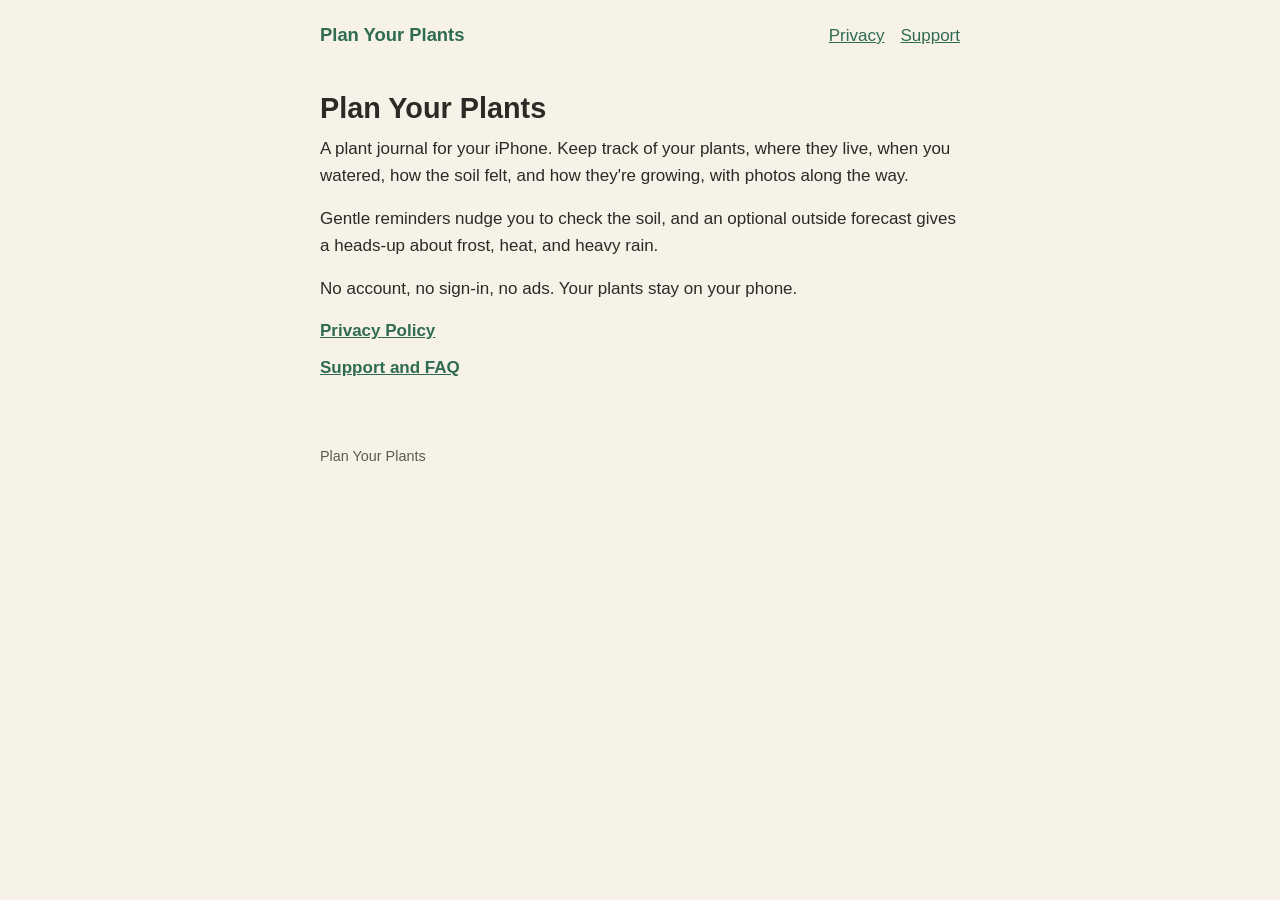
<file: index.html>
<!doctype html>
<html lang="en">
<head>
  <meta charset="utf-8">
  <meta name="viewport" content="width=device-width, initial-scale=1">
  <title>Plan Your Plants</title>
  <meta name="description" content="Plan Your Plants is a plant journal for iPhone that keeps your plants, care logs, and photos on your phone.">
  <link rel="stylesheet" href="style.css">
</head>
<body>
  <header class="site">
    <a class="brand" href="index.html">Plan Your Plants</a>
    <nav><a href="privacy.html">Privacy</a><a href="support.html">Support</a></nav>
  </header>
  <main>
    <h1>Plan Your Plants</h1>
    <p>A plant journal for your iPhone. Keep track of your plants, where they live, when you watered, how the soil felt, and how they're growing, with photos along the way.</p>
    <p>Gentle reminders nudge you to check the soil, and an optional outside forecast gives a heads-up about frost, heat, and heavy rain.</p>
    <p>No account, no sign-in, no ads. Your plants stay on your phone.</p>
    <ul class="links">
      <li><a href="privacy.html">Privacy Policy</a></li>
      <li><a href="support.html">Support and FAQ</a></li>
    </ul>
  </main>
  <footer>Plan Your Plants</footer>
</body>
</html>
</file>
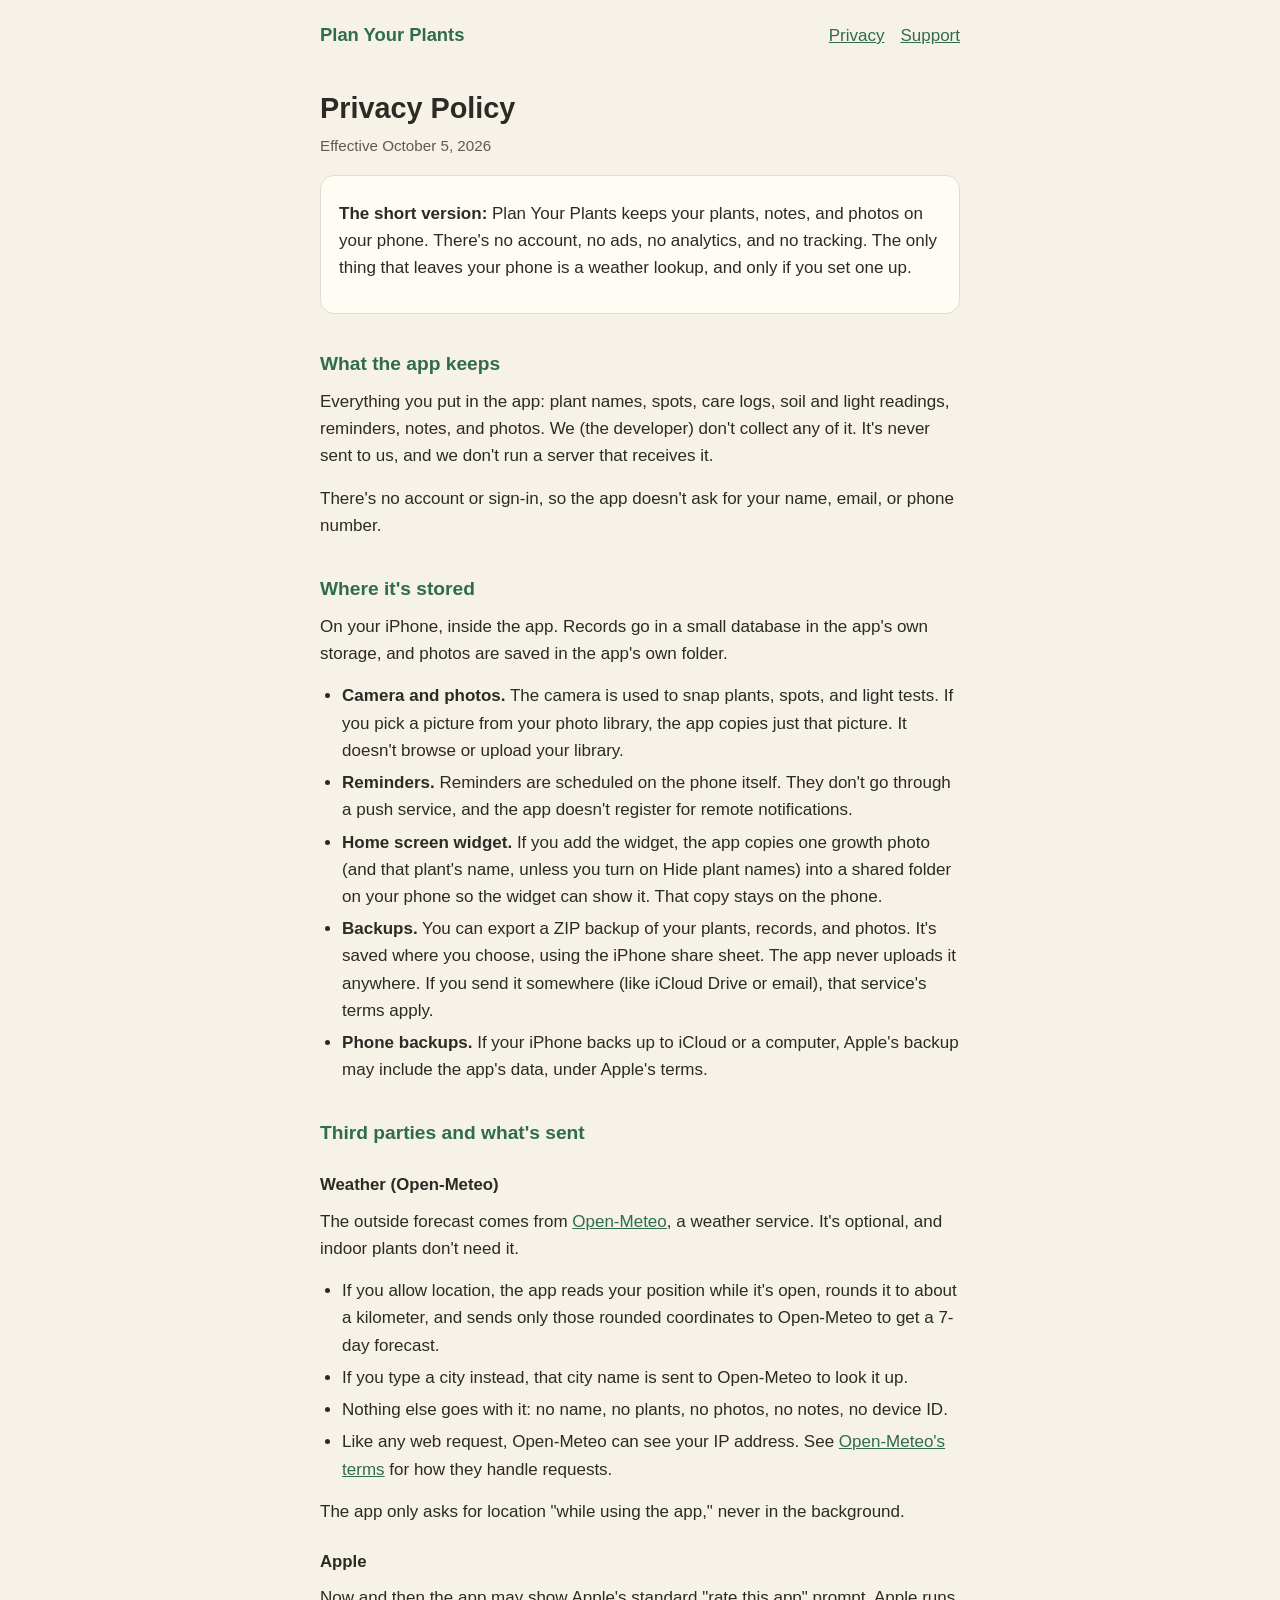
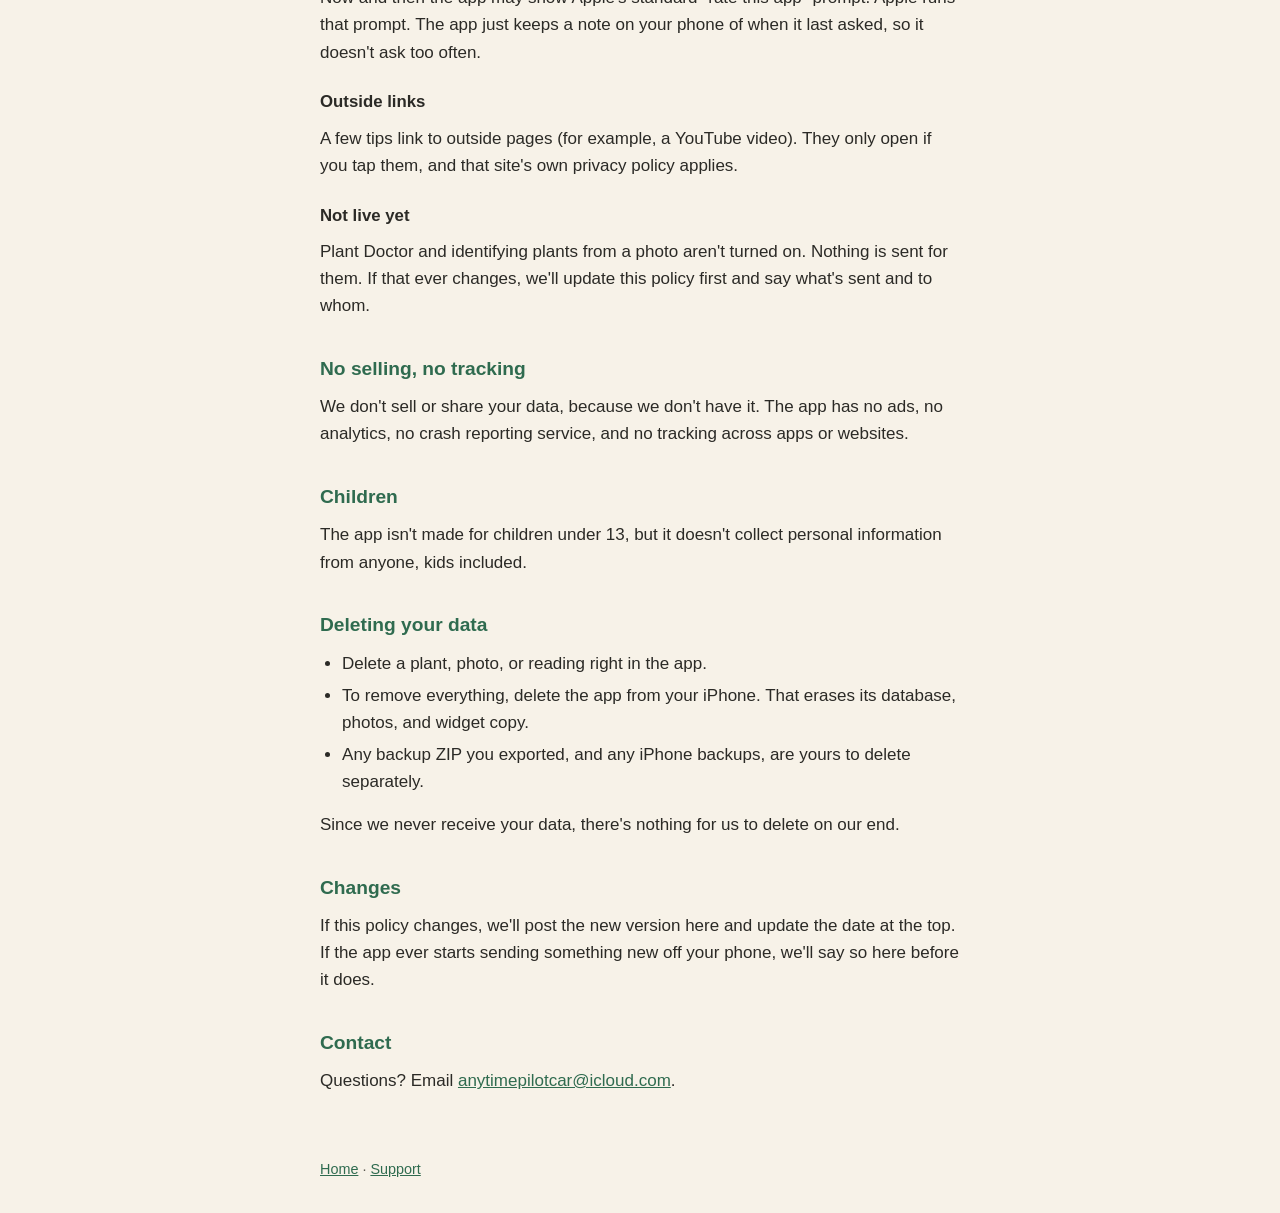
<file: privacy.html>
<!doctype html>
<html lang="en">
<head>
  <meta charset="utf-8">
  <meta name="viewport" content="width=device-width, initial-scale=1">
  <title>Privacy Policy - Plan Your Plants</title>
  <link rel="stylesheet" href="style.css">
</head>
<body>
  <header class="site">
    <a class="brand" href="index.html">Plan Your Plants</a>
    <nav><a href="privacy.html">Privacy</a><a href="support.html">Support</a></nav>
  </header>
  <main>
    <h1>Privacy Policy</h1>
    <p class="muted">Effective October 5, 2026</p>

    <div class="card">
      <p><strong>The short version:</strong> Plan Your Plants keeps your plants, notes, and photos on your phone. There's no account, no ads, no analytics, and no tracking. The only thing that leaves your phone is a weather lookup, and only if you set one up.</p>
    </div>

    <h2>What the app keeps</h2>
    <p>Everything you put in the app: plant names, spots, care logs, soil and light readings, reminders, notes, and photos. We (the developer) don't collect any of it. It's never sent to us, and we don't run a server that receives it.</p>
    <p>There's no account or sign-in, so the app doesn't ask for your name, email, or phone number.</p>

    <h2>Where it's stored</h2>
    <p>On your iPhone, inside the app. Records go in a small database in the app's own storage, and photos are saved in the app's own folder.</p>
    <ul>
      <li><strong>Camera and photos.</strong> The camera is used to snap plants, spots, and light tests. If you pick a picture from your photo library, the app copies just that picture. It doesn't browse or upload your library.</li>
      <li><strong>Reminders.</strong> Reminders are scheduled on the phone itself. They don't go through a push service, and the app doesn't register for remote notifications.</li>
      <li><strong>Home screen widget.</strong> If you add the widget, the app copies one growth photo (and that plant's name, unless you turn on Hide plant names) into a shared folder on your phone so the widget can show it. That copy stays on the phone.</li>
      <li><strong>Backups.</strong> You can export a ZIP backup of your plants, records, and photos. It's saved where you choose, using the iPhone share sheet. The app never uploads it anywhere. If you send it somewhere (like iCloud Drive or email), that service's terms apply.</li>
      <li><strong>Phone backups.</strong> If your iPhone backs up to iCloud or a computer, Apple's backup may include the app's data, under Apple's terms.</li>
    </ul>

    <h2>Third parties and what's sent</h2>
    <h3>Weather (Open-Meteo)</h3>
    <p>The outside forecast comes from <a href="https://open-meteo.com/">Open-Meteo</a>, a weather service. It's optional, and indoor plants don't need it.</p>
    <ul>
      <li>If you allow location, the app reads your position while it's open, rounds it to about a kilometer, and sends only those rounded coordinates to Open-Meteo to get a 7-day forecast.</li>
      <li>If you type a city instead, that city name is sent to Open-Meteo to look it up.</li>
      <li>Nothing else goes with it: no name, no plants, no photos, no notes, no device ID.</li>
      <li>Like any web request, Open-Meteo can see your IP address. See <a href="https://open-meteo.com/en/terms">Open-Meteo's terms</a> for how they handle requests.</li>
    </ul>
    <p>The app only asks for location "while using the app," never in the background.</p>

    <h3>Apple</h3>
    <p>Now and then the app may show Apple's standard "rate this app" prompt. Apple runs that prompt. The app just keeps a note on your phone of when it last asked, so it doesn't ask too often.</p>

    <h3>Outside links</h3>
    <p>A few tips link to outside pages (for example, a YouTube video). They only open if you tap them, and that site's own privacy policy applies.</p>

    <h3>Not live yet</h3>
    <p>Plant Doctor and identifying plants from a photo aren't turned on. Nothing is sent for them. If that ever changes, we'll update this policy first and say what's sent and to whom.</p>

    <h2>No selling, no tracking</h2>
    <p>We don't sell or share your data, because we don't have it. The app has no ads, no analytics, no crash reporting service, and no tracking across apps or websites.</p>

    <h2>Children</h2>
    <p>The app isn't made for children under 13, but it doesn't collect personal information from anyone, kids included.</p>

    <h2>Deleting your data</h2>
    <ul>
      <li>Delete a plant, photo, or reading right in the app.</li>
      <li>To remove everything, delete the app from your iPhone. That erases its database, photos, and widget copy.</li>
      <li>Any backup ZIP you exported, and any iPhone backups, are yours to delete separately.</li>
    </ul>
    <p>Since we never receive your data, there's nothing for us to delete on our end.</p>

    <h2>Changes</h2>
    <p>If this policy changes, we'll post the new version here and update the date at the top. If the app ever starts sending something new off your phone, we'll say so here before it does.</p>

    <h2>Contact</h2>
    <p>Questions? Email <a href="mailto:anytimepilotcar@icloud.com">anytimepilotcar@icloud.com</a>.</p>
  </main>
  <footer><a href="index.html">Home</a> &middot; <a href="support.html">Support</a></footer>
</body>
</html>
</file>
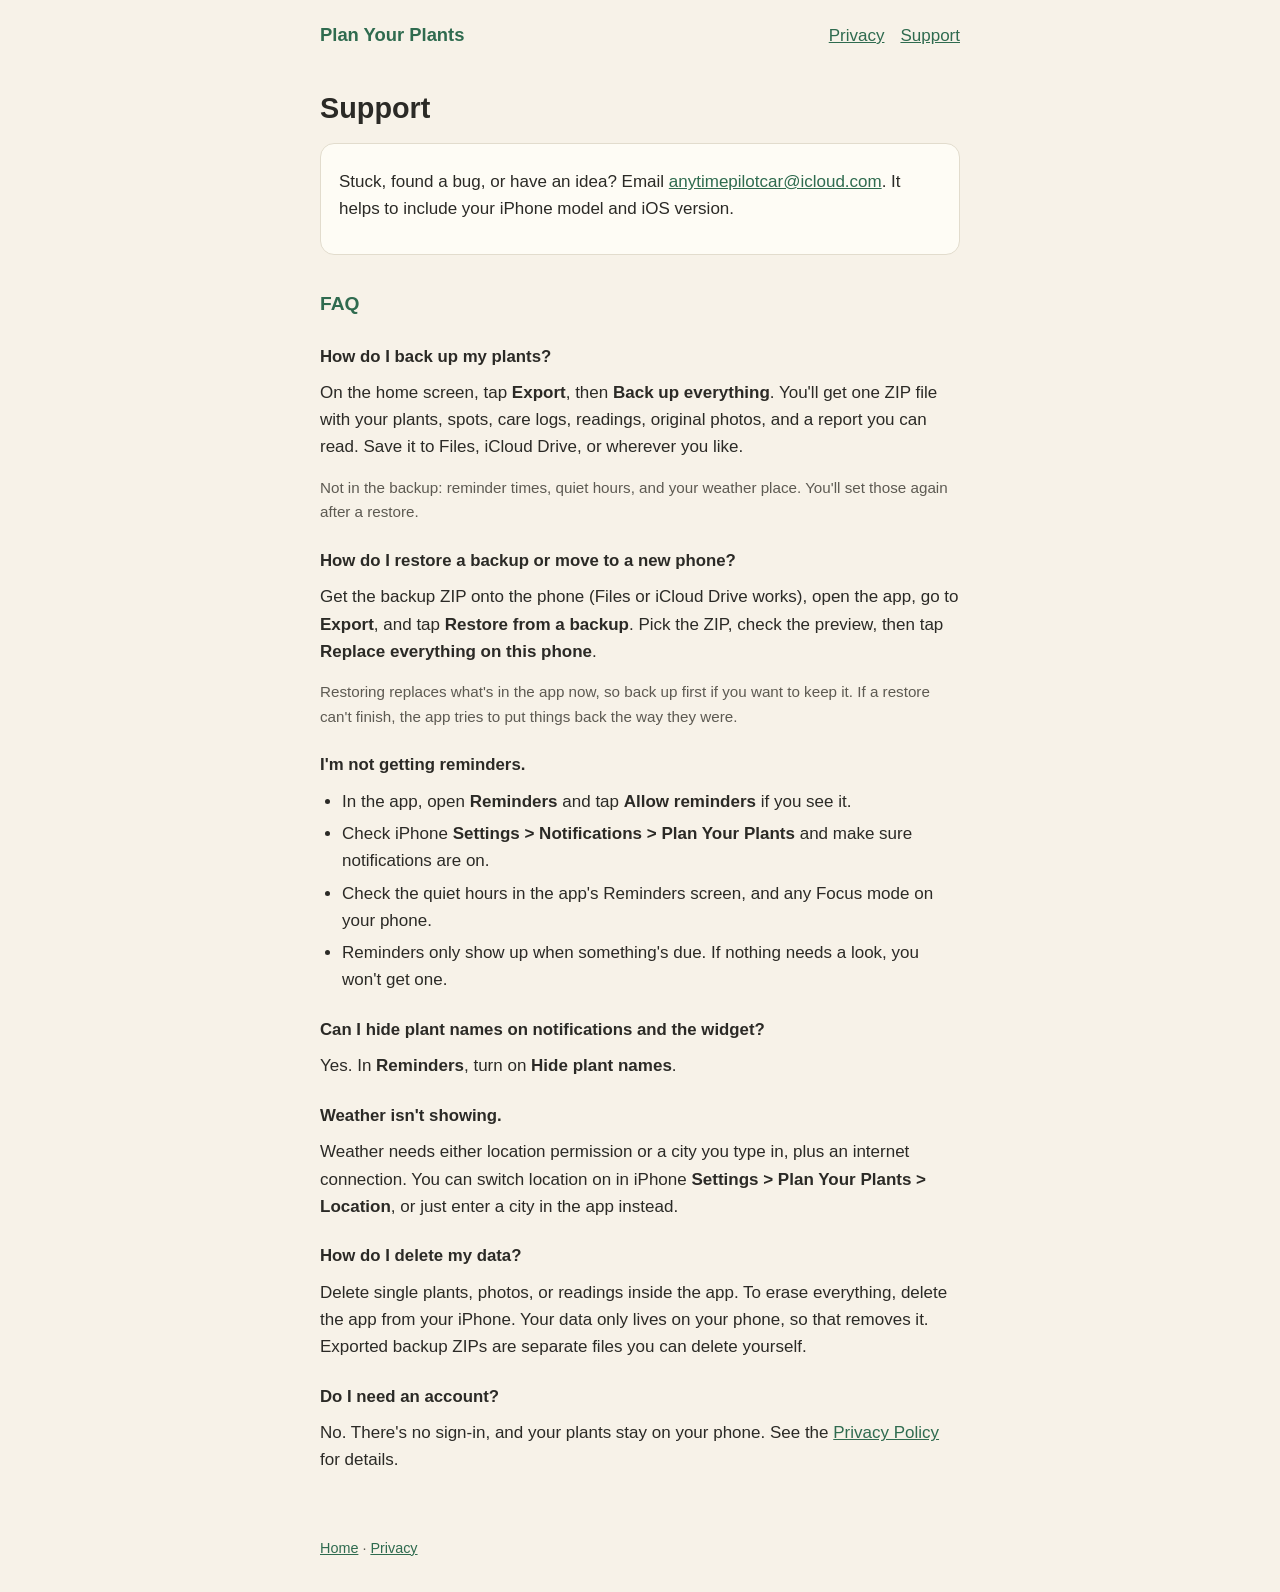
<file: support.html>
<!doctype html>
<html lang="en">
<head>
  <meta charset="utf-8">
  <meta name="viewport" content="width=device-width, initial-scale=1">
  <title>Support - Plan Your Plants</title>
  <link rel="stylesheet" href="style.css">
</head>
<body>
  <header class="site">
    <a class="brand" href="index.html">Plan Your Plants</a>
    <nav><a href="privacy.html">Privacy</a><a href="support.html">Support</a></nav>
  </header>
  <main>
    <h1>Support</h1>
    <div class="card">
      <p>Stuck, found a bug, or have an idea? Email <a href="mailto:anytimepilotcar@icloud.com?subject=Plan%20Your%20Plants">anytimepilotcar@icloud.com</a>. It helps to include your iPhone model and iOS version.</p>
    </div>

    <h2>FAQ</h2>

    <h3>How do I back up my plants?</h3>
    <p>On the home screen, tap <strong>Export</strong>, then <strong>Back up everything</strong>. You'll get one ZIP file with your plants, spots, care logs, readings, original photos, and a report you can read. Save it to Files, iCloud Drive, or wherever you like.</p>
    <p class="muted">Not in the backup: reminder times, quiet hours, and your weather place. You'll set those again after a restore.</p>

    <h3>How do I restore a backup or move to a new phone?</h3>
    <p>Get the backup ZIP onto the phone (Files or iCloud Drive works), open the app, go to <strong>Export</strong>, and tap <strong>Restore from a backup</strong>. Pick the ZIP, check the preview, then tap <strong>Replace everything on this phone</strong>.</p>
    <p class="muted">Restoring replaces what's in the app now, so back up first if you want to keep it. If a restore can't finish, the app tries to put things back the way they were.</p>

    <h3>I'm not getting reminders.</h3>
    <ul>
      <li>In the app, open <strong>Reminders</strong> and tap <strong>Allow reminders</strong> if you see it.</li>
      <li>Check iPhone <strong>Settings &gt; Notifications &gt; Plan Your Plants</strong> and make sure notifications are on.</li>
      <li>Check the quiet hours in the app's Reminders screen, and any Focus mode on your phone.</li>
      <li>Reminders only show up when something's due. If nothing needs a look, you won't get one.</li>
    </ul>

    <h3>Can I hide plant names on notifications and the widget?</h3>
    <p>Yes. In <strong>Reminders</strong>, turn on <strong>Hide plant names</strong>.</p>

    <h3>Weather isn't showing.</h3>
    <p>Weather needs either location permission or a city you type in, plus an internet connection. You can switch location on in iPhone <strong>Settings &gt; Plan Your Plants &gt; Location</strong>, or just enter a city in the app instead.</p>

    <h3>How do I delete my data?</h3>
    <p>Delete single plants, photos, or readings inside the app. To erase everything, delete the app from your iPhone. Your data only lives on your phone, so that removes it. Exported backup ZIPs are separate files you can delete yourself.</p>

    <h3>Do I need an account?</h3>
    <p>No. There's no sign-in, and your plants stay on your phone. See the <a href="privacy.html">Privacy Policy</a> for details.</p>
  </main>
  <footer><a href="index.html">Home</a> &middot; <a href="privacy.html">Privacy</a></footer>
</body>
</html>
</file>
<file: style.css>
:root {
  --bg: #f7f2e8;
  --card: #fefcf5;
  --text: #2b2a26;
  --muted: #5d5a52;
  --green: #2f6b4f;
  --line: #e2dccd;
}
* { box-sizing: border-box; }
html { -webkit-text-size-adjust: 100%; }
body {
  margin: 0;
  background: var(--bg);
  color: var(--text);
  font: 17px/1.6 -apple-system, BlinkMacSystemFont, "Segoe UI", Roboto, Helvetica, Arial, sans-serif;
}
main {
  max-width: 680px;
  margin: 0 auto;
  padding: 24px 20px 48px;
}
header.site {
  max-width: 680px;
  margin: 0 auto;
  padding: 20px 20px 0;
  display: flex;
  flex-wrap: wrap;
  gap: 8px 20px;
  align-items: baseline;
}
header.site .brand {
  font-weight: 700;
  font-size: 1.15rem;
  color: var(--green);
  text-decoration: none;
  margin-right: auto;
}
header.site nav a {
  margin-left: 16px;
  color: var(--green);
}
header.site nav a:first-child { margin-left: 0; }
h1 { font-size: 1.8rem; line-height: 1.25; margin: 0.6em 0 0.2em; }
h2 { font-size: 1.2rem; margin: 1.8em 0 0.4em; color: var(--green); }
h3 { font-size: 1.05rem; margin: 1.4em 0 0.3em; }
p, ul { margin: 0.5em 0 0.9em; }
ul { padding-left: 1.3em; }
li { margin: 0.3em 0; }
a { color: var(--green); }
.muted { color: var(--muted); font-size: 0.95rem; }
.card {
  background: var(--card);
  border: 1px solid var(--line);
  border-radius: 14px;
  padding: 16px 18px;
  margin: 16px 0;
}
.links { list-style: none; padding: 0; }
.links li { margin: 10px 0; }
.links a { font-weight: 600; }
footer {
  max-width: 680px;
  margin: 0 auto;
  padding: 0 20px 32px;
  color: var(--muted);
  font-size: 0.9rem;
}
</file>
